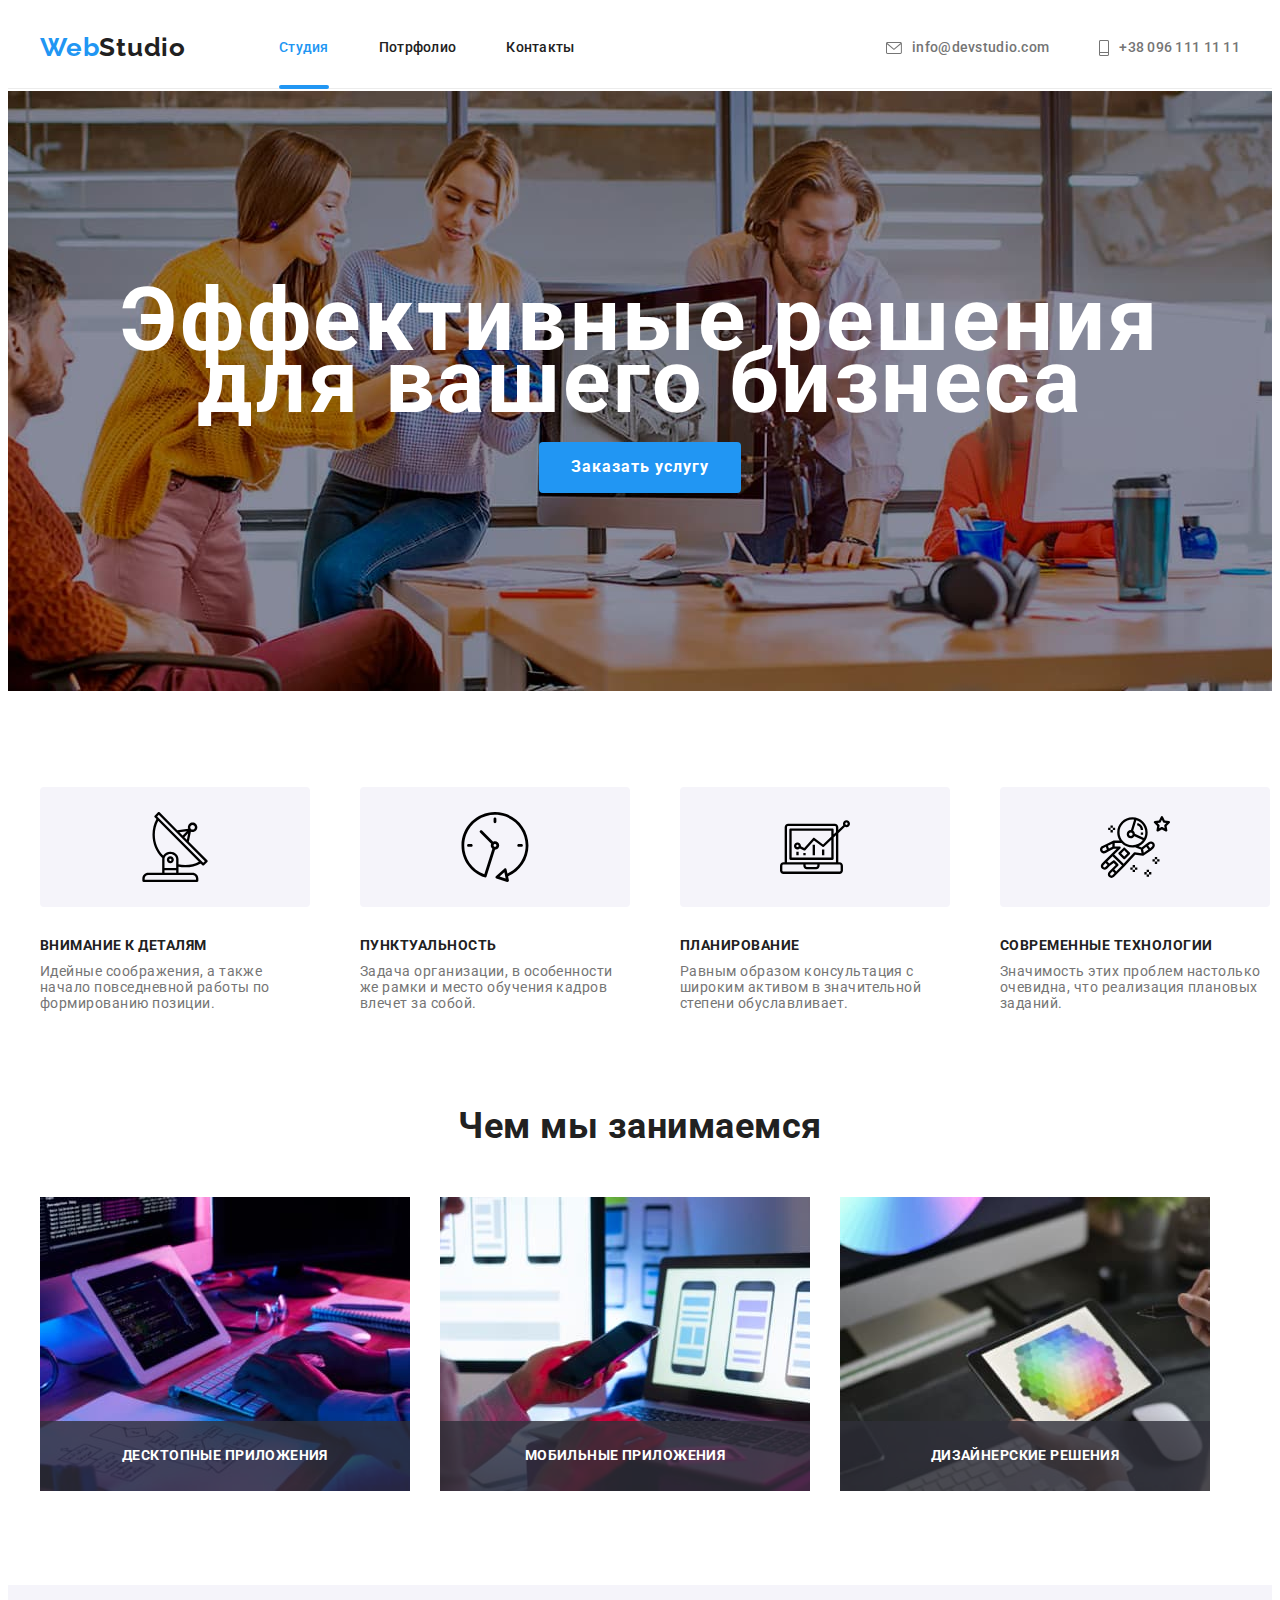
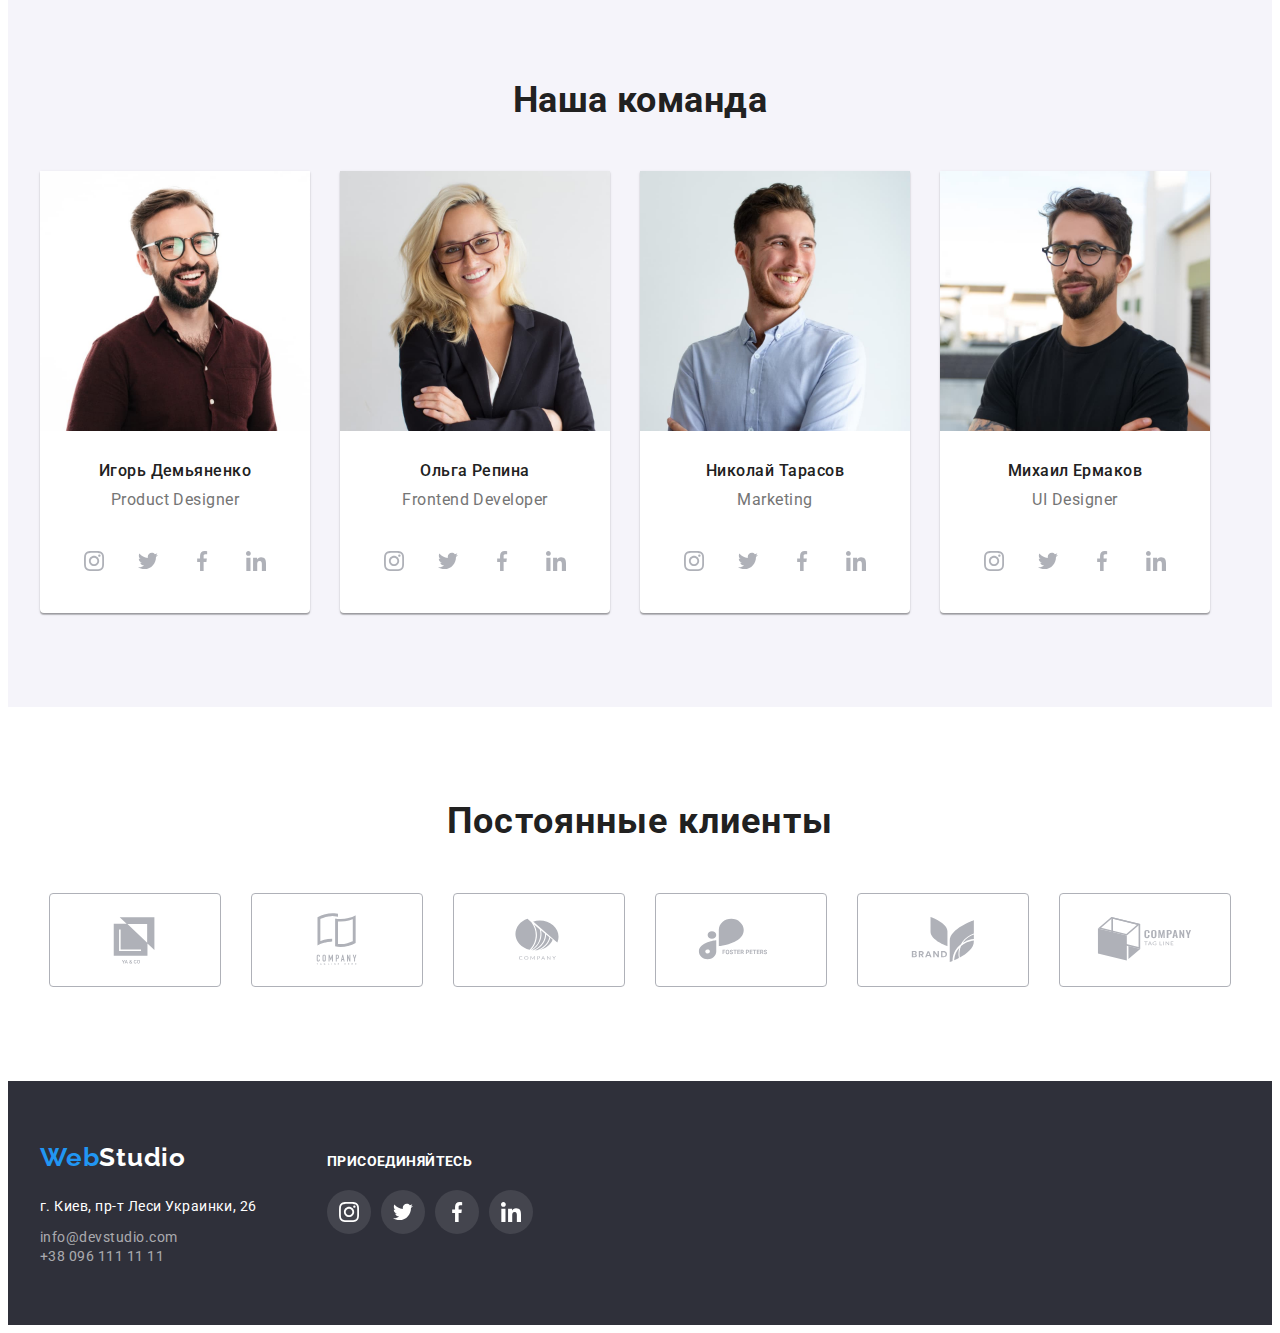
<file: index.html>
<!DOCTYPE html>
<html lang="en">

<head>
    <meta charset="UTF-8">
    <meta http-equiv="X-UA-Compatible" content="IE=edge">
    <meta name="viewport" content="width=device-width, initial-scale=1.0">
    <title>WebStudio</title>
    <link href="https://fonts.googleapis.com/css2?family=Raleway:wght@700&family=Roboto:wght@400;500;700&display=swap"
        rel="stylesheet">
    <link rel="stylesheet" href="https://cdnjs.cloudflare.com/ajax/libs/modern-normalize/1.1.0/modern-normalize.min.css"
        integrity="sha512-wpPYUAdjBVSE4KJnH1VR1HeZfpl1ub8YT/NKx4PuQ5NmX2tKuGu6U/JRp5y+Y8XG2tV+wKQpNHVUX03MfMFn9Q=="
        crossorigin="anonymous" referrerpolicy="no-referrer" />
    <link rel="stylesheet" href="./css/styles.css">

<body>


<!-- --------------МОДАЛКА--------------- -->
<div class="backdrop is-hidden" data-modal>
    <div class="modal">
        <button class="close-button" type="button" data-modal-close>&#10006</button>
    </div>
</div>


    <!-- Header -->
    <header class="page-header">
        <div class="container">
            <a class="logo logo-header" href="./index.html"><span class="blue-word">Web</span>Studio</a>

            <nav class="nav-links">
                <ul class="header-list list">
                    <li class="item">
                        <a class="header-nav-links links current" href="./index.html">Студия</a>
                    </li>
                    <li class="item">
                        <a class="header-nav-links" href="./portfolio.html">Потрфолио</a>
                    </li>
                    <li class="item">
                        <a class="header-nav-links" href="#">Контакты</a>
                    </li>
                </ul>
            </nav>

            <div class="contacts">
                <a class="contacts-links header-contacts-item" href="mailto:info@devstudio.com" class="my-e-mail">

                    <svg width="16" height="12" class="contacts-icon">
                        <use href="./sprites.svg#icon-letter"></use>
                    </svg>

                    info@devstudio.com

                </a>
                <a class="contacts-links header-contacts-item" href="tel:+38-096-111-11-11" class="my-cell-number">

                    <svg width="10" height="16" class="contacts-icon">
                        <use href="./sprites.svg#icon-phone"></use>
                    </svg>

                    +38 096 111 11 11</a>
            </div>
        </div>

    </header>

    <!-- Main content -->
    <main>
        <!-- ----ТИПУ-ГЕРОЙ---- -->
        <section class="header">
            <div class="container">
                <h1 class="header-title">
                    Эффективные решения <br> для вашего бизнеса
                </h1>

                <!-- КНОПКА-ГЕРОЙ -->
                <button type="button" class="alpha-button" data-modal-open>Заказать услугу</button>
        </section>

        <!-- ОСОБЕННОСТИ -->
        <section class="features">

            <div class="container">
                <ul class="features-list list">
                    <li class="featured-lits-item">

                        <div class="features-container">
                            <svg width="70" height="70" class="features-icon">
                                <use href="./sprites.svg#icon-antenna"></use>
                            </svg>
                        </div>

                        <h3 class="features-subtitle">Внимание к деталям</h3>
                        <p class="features-text">Идейные соображения, а также начало повседневной работы по формированию
                            позиции.</p>
                    </li>
                    <li class="featured-lits-item">

                        <div class="features-container">
                            <svg width="70" height="70" class="features-icon">
                                <use href="./sprites.svg#icon-clock"></use>
                            </svg>
                        </div>

                        <h3 class="features-subtitle">Пунктуальность</h3>
                        <p class="features-text">Задача организации, в особенности же рамки и место обучения кадров
                            влечет за
                            собой.</p>
                    </li>
                    <li class="featured-lits-item">

                        <div class="features-container">
                            <svg width="70" height="70" class="features-icon">
                                <use href="./sprites.svg#icon-diagram"></use>
                            </svg>
                        </div>

                        <h3 class="features-subtitle">Планирование</h3>
                        <p class="features-text">Равным образом консультация с широким активом в значительной степени
                            обуславливает.</p>
                    </li>
                    <li class="featured-lits-item">

                        <div class="features-container">
                            <svg width="70" height="70" class="features-icon">
                                <use href="./sprites.svg#icon-astronaut"></use>
                            </svg>
                        </div>

                        <h3 class="features-subtitle">Современные технологии</h3>
                        <p class="features-text">Значимость этих проблем настолько очевидна, что реализация плановых
                            заданий.
                        </p>
                    </li>
                </ul>

            </div>
            </div>

        </section>

        <!-- ЧЕМ МЫ ЗАНИМАЕМСЯ -->
        <section class="works">
            <h2 class="works-header">
                Чем мы занимаемся
            </h2>
            <div class="container">
                <ul class="works-list list">
                    <li class="works-list-item">
                        <img src="images/box-1.JPG" alt="ipad with keyboard" width="370" height="294">

                        <div class="works-slogan">

                            <h3 class="works-subtitle">Десктопные приложения</h3>

                        </div>
                        
                    </li>
                    <li class="works-list-item">
                        <img src="images/box-2.JPG" alt="laptop" width="370" height="294">

                        <div class="works-slogan">

                            <h3 class="works-subtitle">Мобильные приложения</h3>

                        </div>

                    </li>
                    <li class="works-list-item">
                        <img src="images/box-3.JPG" alt="ipad" width="370" height="294">

                        <div class="works-slogan">

                            <h3 class="works-subtitle">Дизайнерские решения</h3>

                        </div>

                    </li>
                </ul>
            </div>
        </section>

        <!--НАША КОМАНДА -->
        <section class="team">
            <h2 class="team-header">
                Наша команда
            </h2>

            <div class="container">
                <ul class="team-list list">

                    <li class="team-list-item">
                        <div class="team-item">
                            <img src="images/igor-demyanenko.JPG" alt="Игорь Демьяненко Product Designer" width="270"
                                height="260">

                            <h3 class="team-subtitle">Игорь Демьяненко</h3>

                            <p class="team-text">Product Designer</p>

                            <ul class="socia-list list">

                                <li class="social-items">

                                    <a href="#" class="team-social-link">

                                        <svg width="20" height="20" class="team-icons">
                                            <use href="./sprites.svg#icon-instagram"></use>
                                        </svg>

                                    </a>

                                </li>

                                <li class="social-items">

                                    <a href="#" class="team-social-link">

                                        <svg width="20" height="20" class="team-icons">
                                            <use href="./sprites.svg#icon-twitter"></use>
                                        </svg>

                                    </a>

                                </li>

                                <li class="social-items">

                                    <a href="#" class="team-social-link">

                                        <svg width="20" height="20" class="team-icons">
                                            <use href="./sprites.svg#icon-facebook"></use>
                                        </svg>

                                    </a>

                                </li>

                                <li class="social-items">

                                    <a href="#" class="team-social-link">

                                        <svg width="20" height="20" class="team-icons">
                                            <use href="./sprites.svg#icon-linkedin"></use>
                                        </svg>

                                    </a>

                                </li>

                            </ul>

                        </div>
                    </li>
                    <li class="team-list-item">

                        <div class="team-item">
                            <img src="images/olga-repina.JPG" alt="Ольга Репина Frontend Developer" width="270"
                                height="260">

                            <h3 class="team-subtitle">Ольга Репина</h3>

                            <p class="team-text">Frontend Developer</p>

                            <ul class="socia-list list">

                                <li class="social-items">

                                    <a href="#" class="team-social-link">

                                        <svg width="20" height="20" class="team-icons">
                                            <use href="./sprites.svg#icon-instagram"></use>
                                        </svg>

                                    </a>

                                </li>

                                <li class="social-items">

                                    <a href="#" class="team-social-link">

                                        <svg width="20" height="20" class="team-icons">
                                            <use href="./sprites.svg#icon-twitter"></use>
                                        </svg>

                                    </a>

                                </li>

                                <li class="social-items">

                                    <a href="#" class="team-social-link">

                                        <svg width="20" height="20" class="team-icons">
                                            <use href="./sprites.svg#icon-facebook"></use>
                                        </svg>

                                    </a>

                                </li>

                                <li class="social-items">

                                    <a href="#" class="team-social-link">

                                        <svg width="20" height="20" class="team-icons">
                                            <use href="./sprites.svg#icon-linkedin"></use>
                                        </svg>

                                    </a>

                                </li>

                            </ul>

                        </div>

                    </li>
                    <li class="team-list-item">

                        <div class="team-item">
                            <img src="images/nikolay-tarasov.JPG" alt="Николай Тарасов Marketing" width="270"
                                height="260">

                            <h3 class="team-subtitle">Николай Тарасов</h3>

                            <p class="team-text">Marketing</p>

                            <ul class="socia-list list">

                                <li class="social-items">

                                    <a href="#" class="team-social-link">

                                        <svg width="20" height="20" class="team-icons">
                                            <use href="./sprites.svg#icon-instagram"></use>
                                        </svg>

                                    </a>

                                </li>

                                <li class="social-items">

                                    <a href="#" class="team-social-link">

                                        <svg width="20" height="20" class="team-icons">
                                            <use href="./sprites.svg#icon-twitter"></use>
                                        </svg>

                                    </a>

                                </li>

                                <li class="social-items">

                                    <a href="#" class="team-social-link">

                                        <svg width="20" height="20" class="team-icons">
                                            <use href="./sprites.svg#icon-facebook"></use>
                                        </svg>

                                    </a>

                                </li>

                                <li class="social-items">

                                    <a href="#" class="team-social-link">

                                        <svg width="20" height="20" class="team-icons">
                                            <use href="./sprites.svg#icon-linkedin"></use>
                                        </svg>

                                    </a>

                                </li>

                            </ul>

                        </div>

                    </li>
                    <li class="team-list-item">

                        <div class="team-item">
                            <img src="images/mikhail-ermakov.JPG" alt="Михаил Ермаков UI Designer" width="270"
                                height="260">

                            <h3 class="team-subtitle">Михаил Ермаков</h3>

                            <p class="team-text">UI Designer</p>

                            <ul class="socia-list list">

                                <li class="social-items">

                                    <a href="#" class="team-social-link">

                                        <svg width="20" height="20" class="team-icons">
                                            <use href="./sprites.svg#icon-instagram"></use>
                                        </svg>

                                    </a>

                                </li>

                                <li class="social-items">

                                    <a href="#" class="team-social-link">

                                        <svg width="20" height="20" class="team-icons">
                                            <use href="./sprites.svg#icon-twitter"></use>
                                        </svg>

                                    </a>

                                </li>

                                <li class="social-items">

                                    <a href="#" class="team-social-link">

                                        <svg width="20" height="20" class="team-icons">
                                            <use href="./sprites.svg#icon-facebook"></use>
                                        </svg>

                                    </a>

                                </li>

                                <li class="social-items">

                                    <a href="#" class="team-social-link">

                                        <svg width="20" height="20" class="team-icons">
                                            <use href="./sprites.svg#icon-linkedin"></use>
                                        </svg>

                                    </a>

                                </li>

                            </ul>

                        </div>

                    </li>
                </ul>
            </div>

        </section>


        <!------------ НАШЫ-КЛИЕНТЫ ---------------->
        <section class="clients">
            <div class="container">

                <h3 class="clients-header">
                    Постоянные клиенты
                </h3>

                <ul class="clients-list list">

                    <li class="clients-list-item">

                        <a href="#" class="clients-link">

                            <svg width="106" height="60" class="clients-icon">
                                <use href="./sprites.svg#icon-logo-1"></use>
                            </svg>

                        </a>

                    </li>

                    <ul class="clients-list list">

                        <li class="clients-list-item">

                            <a href="#" class="clients-link">

                                <svg width="106" height="60" class="clients-icon">
                                    <use href="./sprites.svg#icon-logo-2"></use>
                                </svg>

                            </a>

                        </li>

                        <ul class="clients-list list">

                            <li class="clients-list-item">

                                <a href="#" class="clients-link">

                                    <svg width="106" height="60" class="clients-icon">
                                        <use href="./sprites.svg#icon-logo-3"></use>
                                    </svg>

                                </a>

                            </li>

                            <ul class="clients-list list">

                                <li class="clients-list-item">

                                    <a href="#" class="clients-link">

                                        <svg width="106" height="60" class="clients-icon">
                                            <use href="./sprites.svg#icon-logo-4"></use>
                                        </svg>

                                    </a>

                                </li>

                                <ul class="clients-list list">

                                    <li class="clients-list-item">

                                        <a href="#" class="clients-link">

                                            <svg width="106" height="60" class="clients-icon">
                                                <use href="./sprites.svg#icon-logo-5"></use>
                                            </svg>

                                        </a>

                                    </li>

                                    <ul class="clients-list list">

                                        <li class="clients-list-item">

                                            <a href="#" class="clients-link">

                                                <svg width="106" height="60" class="clients-icon">
                                                    <use href="./sprites.svg#icon-logo-6"></use>
                                                </svg>

                                            </a>

                                        </li>

                                    </ul>
            </div>
        </section>

    </main>

    <!-- Footer -->
    <footer class="footer">

        <div class="container">
            <div class="footer-items">
                <div class="footer-logo">
                <a class="logo" href="./index.html"><span class="blue-word">Web</span><span
                        class="white-word">Studio</span></a>

                <address class="address">
                    г. Киев, пр-т Леси Украинки, 26
                </address>

                <div class="contacts-footer">
                    <a class="footer-links" href="mailto:info@devstudio.com"
                        class="my-e-mail">info@devstudio.com</a><br>
                    <a class="footer-links" href="tel:+38-096-111-11-11" class="my-cell-number">+38 096 111 11 11</a>
                </div>
                </div>

                <div class="join">

                    <h3 class="footer-supheader">присоединяйтесь</h3>
                    
                    <ul class="footer-social-list list">
                    
                        <li class="footer-social-item">
                    
                            <a href="#" class="footer-social-link">
                                <svg width="20" height="20" class="footer-icons">
                                    <use href="./sprites.svg#icon-instagram"></use>
                                </svg>
                            </a>
                    
                        </li>
                    
                        <li class="footer-social-item">
                    
                            <a href="#" class="footer-social-link">
                                <svg width="20" height="20" class="footer-icons">
                                    <use href="./sprites.svg#icon-twitter"></use>
                                </svg>
                            </a>
                    
                        </li>
                    
                        <li class="footer-social-item">
                    
                            <a href="#" class="footer-social-link">
                                <svg width="20" height="20" class="footer-icons">
                                    <use href="./sprites.svg#icon-facebook"></use>
                                </svg>
                            </a>
                    
                        </li>
                    
                        <li class="footer-social-item">
                    
                            <a href="#" class="footer-social-link">
                                <svg width="20" height="20" class="footer-icons">
                                    <use href="./sprites.svg#icon-linkedin"></use>
                                </svg>
                            </a>
                    
                        </li>
                    
                    </ul>
                </div>

            </div>
        </div>
    </footer>

    <script src="./js/modal.js"></script>

</body>

</html>
</file>
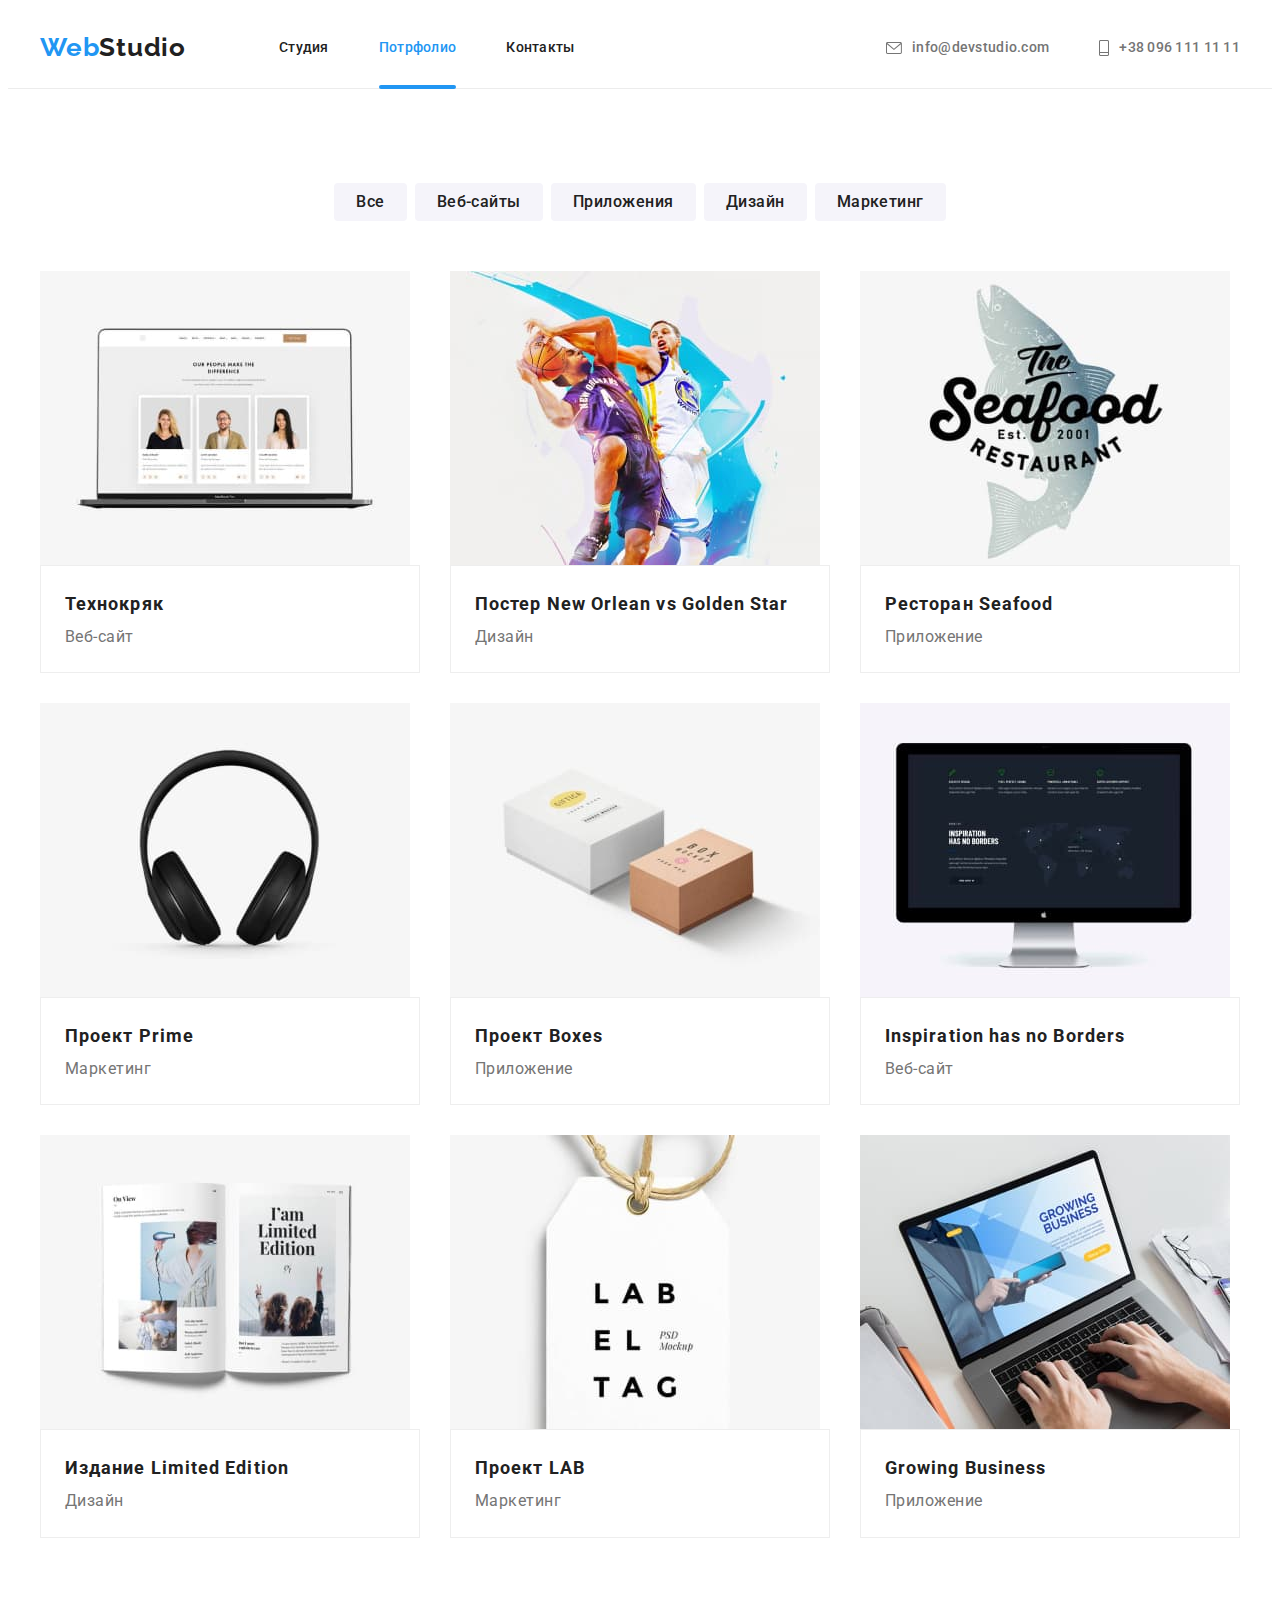
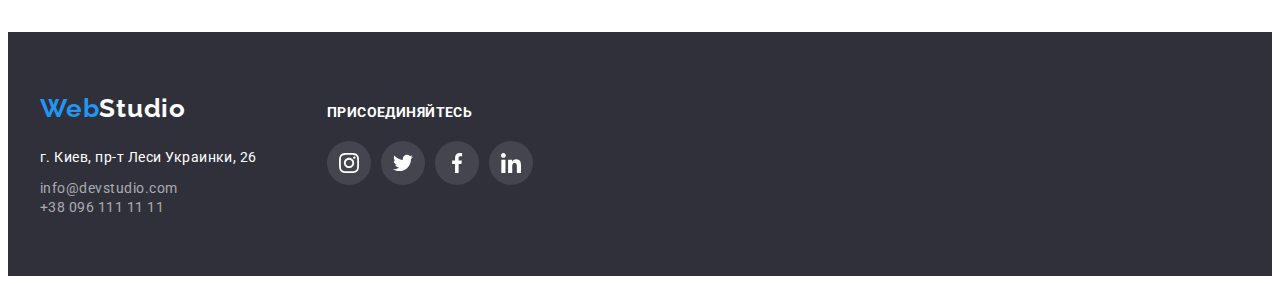
<file: portfolio.html>
<!DOCTYPE html>
<html lang="en">
<head>
    <meta charset="UTF-8">
    <meta http-equiv="X-UA-Compatible" content="IE=edge">
    <meta name="viewport" content="width=device-width, initial-scale=1.0">
    <title>WebStudio</title>
    <link href="https://fonts.googleapis.com/css2?family=Raleway:wght@700&family=Roboto:wght@400;500;700&display=swap" rel="stylesheet">
    <link rel="stylesheet" href="https://cdnjs.cloudflare.com/ajax/libs/modern-normalize/1.1.0/modern-normalize.min.css" integrity="sha512-wpPYUAdjBVSE4KJnH1VR1HeZfpl1ub8YT/NKx4PuQ5NmX2tKuGu6U/JRp5y+Y8XG2tV+wKQpNHVUX03MfMFn9Q==" crossorigin="anonymous" referrerpolicy="no-referrer" />
    <link rel="stylesheet" href="./css/styles.css">
<body>
    <!-- Header -->
    <header class="page-header">
        <div class="container">
            <a class="logo logo-header" href="./index.html"><span class="blue-word">Web</span>Studio</a>

            <nav class="nav-links">
                <ul class="header-list list">
                    <li class="item">
                        <a class="header-nav-links links" href="./index.html">Студия</a>
                    </li>
                    <li class="item">
                        <a class="header-nav-links links current" href="./portfolio.html">Потрфолио</a>
                    </li>
                    <li class="item">
                        <a class="header-nav-links" href="#">Контакты</a>
                    </li>
                </ul>
            </nav>

            <div class="contacts">
                <a class="contacts-links header-contacts-item" href="mailto:info@devstudio.com" class="my-e-mail">

                    <svg width="16" height="12" class="contacts-icon">
                        <use href="./sprites.svg#icon-letter"></use>
                    </svg>

                    info@devstudio.com

                </a>
                <a class="contacts-links header-contacts-item" href="tel:+38-096-111-11-11" class="my-cell-number">

                    <svg width="10" height="16" class="contacts-icon">
                        <use href="./sprites.svg#icon-phone"></use>
                    </svg>

                    +38 096 111 11 11</a>
            </div>
        </div>

    </header>

    <!-- Main content -->

    <main>
        <!-- Buttons -->
<div class="filter">
    <div class="container">
        <ul class="filter-list list">
            <li class="filter-list-item">
                <button type="button" class="filter-button">Все</button>
            </li>

            <li class="filter-list-item">
                <button type="button" class="filter-button">Веб-сайты</button>
            </li>

            <li class="filter-list-item">
                <button type="button" class="filter-button">Приложения</button>
            </li>

            <li class="filter-list-item">
                <button type="button" class="filter-button">Дизайн</button>
            </li>

            <li class="filter-list-item">
                <button type="button" class="filter-button">Маркетинг</button>
            </li>
        </ul>
    </div>

</div>
        

<!-- СПИСОК ПРОЕКТІВ -->
<section class="projects">

    <div class="container">

        <ul class="projects-list list">

            <li class="projects-lits-item" >


                <a href="">

                    <div class="project-deck">

                        <img src="./images/techno-cryck.jpg" alt="Технокряк" width="370" height="294">
    
                        <p class="deck-text">
                            Технокряк это современная площадка распространения коронавируса. Компании используют эту платформу для цифрового шпионажа и атак на защищённые сервера конкурентов.
                        </p>
    
                    </div>

                    <div class="item-style">
                        <h3 class="projects-subtitle">Технокряк</h3>
                        <p class="projects-text">Веб-сайт</p>
                    </div>

                </a>

            </li>

            <li class="projects-lits-item" >


                <a href="">

                    <div class="project-deck">

                        <img src="./images/new-orlean.jpg" alt="Постер New Orlean vs Golden Star" width="370" height="294">
    
                        <p class="deck-text">
                            Технокряк это современная площадка распространения коронавируса. Компании используют эту платформу для цифрового шпионажа и атак на защищённые сервера конкурентов.
                        </p>
    
                    </div>

                    <div class="item-style">
                        <h3 class="projects-subtitle">Постер New Orlean vs Golden Star</h3>
                        <p class="projects-text">Дизайн</p>
                    </div>

                </a>

            </li>

            <li class="projects-lits-item" >


                <a href="">

                    <div class="project-deck">
                    
                        <img src="./images/seafood.jpg" alt="Ресторан Seafood" width="370" height="294">
    
                        <p class="deck-text">
                            Технокряк это современная площадка распространения коронавируса. Компании используют эту платформу для цифрового шпионажа и атак на защищённые сервера конкурентов.
                        </p>
    
                    </div>

                    <div class="item-style">
                        <h3 class="projects-subtitle">Ресторан Seafood</h3>
                        <p class="projects-text">Приложение</p>
                    </div>

                </a>

            </li>

            <li class="projects-lits-item" >

                <a href="">

                    <div class="project-deck">

                        <img src="./images/project-prime.jpg" alt="Проект Prime" width="370" height="294">
    
                        <p class="deck-text">
                            Технокряк это современная площадка распространения коронавируса. Компании используют эту платформу для цифрового шпионажа и атак на защищённые сервера конкурентов.
                        </p>
    
                    </div>

                    <div class="item-style">
                        <h3 class="projects-subtitle">Проект Prime</h3>
                        <p class="projects-text">Маркетинг</p>
                    </div>

                </a>

            </li>

            <li class="projects-lits-item">


                <a href="">

                    <div class="project-deck">

                        <img src="./images/project-boxes.jpg" alt="Проект Boxes" width="370" height="294">
    
                        <p class="deck-text">
                            Технокряк это современная площадка распространения коронавируса. Компании используют эту платформу для цифрового шпионажа и атак на защищённые сервера конкурентов.
                        </p>
    
                    </div>

                    <div class="item-style">
                        <h3 class="projects-subtitle">Проект Boxes</h3>
                        <p class="projects-text">Приложение</p>
                    </div>

                </a>

            </li>
 
            <li class="projects-lits-item" >

                <a href="">
                    
                    <div class="project-deck">

                        <img src="./images/no-borders.jpg" alt="Inspiration has no Borders" width="370" height="294">
    
                        <p class="deck-text">
                            Технокряк это современная площадка распространения коронавируса. Компании используют эту платформу для цифрового шпионажа и атак на защищённые сервера конкурентов.
                        </p>
    
                    </div>

                    <div class="item-style">
                        <h3 class="projects-subtitle">Inspiration has no Borders</h3>
                        <p class="projects-text">Веб-сайт</p>
                    </div>

                </a>

            </li>

            <li class="projects-lits-item" >


                <a href="">

                    <div class="project-deck">

                        <img src="./images/limited-edition.jpg" alt="Издание Limited Edition" width="370" height="294">
    
                        <p class="deck-text">
                            Технокряк это современная площадка распространения коронавируса. Компании используют эту платформу для цифрового шпионажа и атак на защищённые сервера конкурентов.
                        </p>
    
                    </div>    

                    <div class="item-style">
                        <h3 class="projects-subtitle">Издание Limited Edition</h3>
                        <p class="projects-text">Дизайн</p>
                    </div>

                </a>

            </li>

            <li class="projects-lits-item">

                <a href="">
                    
                    <div class="project-deck">

                        <img src="./images/project-lab.jpg" alt="Проект LAB" width="370" height="294">
    
                        <p class="deck-text">
                            Технокряк это современная площадка распространения коронавируса. Компании используют эту платформу для цифрового шпионажа и атак на защищённые сервера конкурентов.
                        </p>
    
                    </div>

                    <div class="item-style">
                        <h3 class="projects-subtitle">Проект LAB</h3>
                        <p class="projects-text">Маркетинг</p>
                    </div>

                </a>

            </li>

            <li class="projects-lits-item" >

                <a href="">

                    <div class="project-deck">

                        <img src="./images/growing-business.jpg" alt="Growing Business" width="370" height="294">
    
                        <p class="deck-text">
                            Технокряк это современная площадка распространения коронавируса. Компании используют эту платформу для цифрового шпионажа и атак на защищённые сервера конкурентов.
                        </p>
    
                    </div>

                    <div class="item-style">
                        <h3 class="projects-subtitle">Growing Business</h3>
                        <p class="projects-text">Приложение</p>
                    </div>

                </a>

            </li>
        </ul>
    </div>

</section>

</main>

<!-- Footer -->
<footer class="footer">

    <div class="container">
        <div class="footer-items">
            <div class="footer-logo">
            <a class="logo" href="./index.html"><span class="blue-word">Web</span><span
                    class="white-word">Studio</span></a>

            <address class="address">
                г. Киев, пр-т Леси Украинки, 26
            </address>

            <div class="contacts-footer">
                <a class="footer-links" href="mailto:info@devstudio.com"
                    class="my-e-mail">info@devstudio.com</a><br>
                <a class="footer-links" href="tel:+38-096-111-11-11" class="my-cell-number">+38 096 111 11 11</a>
            </div>
            </div>

            <div class="join">

                <h3 class="footer-supheader">присоединяйтесь</h3>
                
                <ul class="footer-social-list list">
                
                    <li class="footer-social-item">
                
                        <a href="#" class="footer-social-link">
                            <svg width="20" height="20" class="footer-icons">
                                <use href="./sprites.svg#icon-instagram"></use>
                            </svg>
                        </a>
                
                    </li>
                
                    <li class="footer-social-item">
                
                        <a href="#" class="footer-social-link">
                            <svg width="20" height="20" class="footer-icons">
                                <use href="./sprites.svg#icon-twitter"></use>
                            </svg>
                        </a>
                
                    </li>
                
                    <li class="footer-social-item">
                
                        <a href="#" class="footer-social-link">
                            <svg width="20" height="20" class="footer-icons">
                                <use href="./sprites.svg#icon-facebook"></use>
                            </svg>
                        </a>
                
                    </li>
                
                    <li class="footer-social-item">
                
                        <a href="#" class="footer-social-link">
                            <svg width="20" height="20" class="footer-icons">
                                <use href="./sprites.svg#icon-linkedin"></use>
                            </svg>
                        </a>
                
                    </li>
                
                </ul>
            </div>

        </div>
    </div>
</footer>
</body>

</html>
</file>
<file: css/styles.css>
/* --base-color-black: #212121; */

/* --secondary-color-gray: #757575; */

/* --accent-color: #2196F3; */

/* --white: #FFFFFF; */

/* background-color: #E5E5E5; */

h1,
h2,
h3,
h4,
h5,
h6,
p {
  margin: 0px;
}

img {
  display: block;
}

:root {
  --base-color-black: #212121;

  --secondary-color-gray: #757575;

  --accent-color: #2196f3;

  --white: #ffffff;

  --project-list-gap: 30px;

  --animation: transition-duration:250ms, transition-timing-function:cubic-bezier(0.4, 0, 0.2, 1);
}

body {
  font-family: Roboto, sans-serif;
  letter-spacing: 0.03em;
  background-color: #ffffff;
  color: var(--base-color-black);
}

/* Общие классы */

.container {
  width: 1200px;
  padding-left: 15px;
  padding-right: 15px;

  margin: 0 auto;
}
.list {
  padding-left: 0px;
  margin: 0px;
  list-style-type: none;
}

.list a {
  text-decoration: none;
}


/* --------------МОДАЛКА---------- */

.backdrop {

  position: fixed;

  width: 100%;
  height: 100%;
  left: 0px;
  top: 0px;

  background: rgba(0, 0, 0, 0.2);

  z-index: 2;

}

.is-hidden {

  opacity: 0;

  pointer-events: none;

}

.modal {

  position: absolute;

  top:50%;
  left:50%;
  transform: translate(-50%, -50%);

  width: 528px;
  min-height: 581px;

  background: #FFFFFF;

  border-radius: 4px;

}

.close-button {

  position: absolute;
  top: 8px;
  right: 8px;

  width: 30px;
  height: 30px;

  border-radius: 50%;

  background: #FFFFFF;
  border: 1px solid rgba(0, 0, 0, 0.1);

  transition-duration: 250ms;
  transition-timing-function: cubic-bezier(0.4, 0, 0.2, 1);

}

.close-button:hover {

  color: var(--accent-color);

  cursor: pointer;

}

/* WebStudio colors */

.blue-word {
  color: var(--accent-color);
}

/* Header */

/* ----ЛОГО---- */

.page-header {
  border-bottom: 1px solid #ececec;
}

.page-header .container {
  display: flex;
}

.logo {
  font-family: Raleway, sans-serif;
  font-weight: 700;
  font-size: 26px;
  line-height: 1.3em;
  letter-spacing: 0.03em;

  text-decoration: none;

  color: var(--base-color-black);
}

.logo-header {
  display: flex;
  align-items: center;
}

/* ----НАВІГАЦІЯ---- */

.container .header-list {
  display: flex;
  align-items: center;
  margin-left: 93px;
}

.header-list .item {
  margin-right: 50px;
}

.header-list .item:last-child {
  margin-right: 0px;
}

.header-nav-links {
  display: block;
  padding-top: 32px;
  padding-bottom: 32px;
}

.nav-links a {
  font-weight: 500;
  font-size: 14px;
  line-height: 1.14em;
  letter-spacing: 0.02em;

  color: var(--base-color-black);
}

.list .links.current {
  color: var(--accent-color);
}

.nav-links :hover,
.nav-links :focus {
  transition-duration: 250ms;
  transition-timing-function: cubic-bezier(0.4, 0, 0.2, 1);

  color: var(--accent-color);
}

.header-nav-links {

  position: relative;

}

.list .links.current::after {

  content: "";

  display: block;

  position: absolute;

  left: 0;
  bottom: -1px;

  width: 100%;
  height: 4px;

  background: #2196F3;
  border-radius: 2px;

}

/* ----КОНТАКТИ ХЕДЕРА---- */

.contacts {
  display: flex;
  margin-left: auto;
  align-items: center;

  font-weight: 500;
  font-size: 14px;
  line-height: 1.14em;
  letter-spacing: 0.02em;

  transition-duration: 250ms;
  transition-timing-function: cubic-bezier(0.4, 0, 0.2, 1);
}

.contacts :hover,
.contacts :focus {

  color: var(--accent-color);
}

.contacts .header-contacts-item + .header-contacts-item {
  margin-left: 50px;
}

.contacts-links {
  display: flex;
  color: var(--secondary-color-gray);

  text-decoration: none;

  transition-duration: 250ms;
  transition-timing-function: cubic-bezier(0.4, 0, 0.2, 1);
}

.contacts-links:hover .contacts-icon {

  fill: #2196f3;

}

.contacts-icon {
  display: flex;
  margin-right: 10px;
  align-self: center;

  fill: #757575;
}

/*----ТИПУ-ГЕРОЙ---- */
.header {
  text-align: center;

  font-weight: 700;
  font-size: 44px;
  line-height: 1.4em;
  letter-spacing: 0.06em;

  color: var(--white);
  background-image: url(../images/header-image-copy.jpg);
  background-repeat: no-repeat;
  background-position: center;
}

.header-title {
  padding-top: 200px;
}

/* ----КНОПКА-ГЕРОЙ---- */
.alpha-button {
  text-align: center;
  padding: 10px 32px;
  margin-top: 30px;
  margin-bottom: 200px;

  font-family: inherit;

  background-color: var(--accent-color);
  color: var(--white);

  font-weight: 700;
  font-size: 16px;
  line-height: 1.9em;
  letter-spacing: 0.06em;
  
  border-radius: 4px;
  border: none;

  transition-duration: 250ms;
  transition-timing-function: cubic-bezier(0.4, 0, 0.2, 1);
}

.alpha-button:hover,
.alpha-button:focus {

  background: #2196F3;
  box-shadow: 0px 4px 4px rgba(0, 0, 0, 0.15);
  border-radius: 4px;

  cursor: pointer;

}

/* ---ОСОБЕННОСТИ---- */

.features-list {
  display: flex;
  padding-top: 94px;
}

.featured-lits-item:not(:last-child) {
  margin-right: 50px;
}

.features-container {
  display: flex;

  width: 270px;
  height: 120px;

  border-radius: 4px;

  background-color: #f5f4fa;
}

.features-icon {
  justify-content: center;
  margin: 25px 100px;
}

.features-subtitle {
  padding-top: 30px;
  padding-bottom: 10px;

  font-weight: 700;
  font-size: 14px;

  text-transform: uppercase;
}

.features-text {
  font-size: 14px;
  line-height: 1, 71em;

  color: var(--secondary-color-gray);
}

/* ----ЧЕМ МЫ ЗАНИМАЕМСЯ---- */

.works {
  padding-bottom: 94px;
}

.works-header {
  padding-top: 94px;
  text-align: center;

  font-weight: 700;
  font-size: 36px;
  line-height: 1, 16em;
}

.works-list {
  display: flex;
  padding-top: 50px;
}

.works-list-item {
  display: flex;
}

.works-list-item:not(:last-child) {
  margin-right: 30px;
}

.works-slogan {
  display: flex;
  justify-content: center;
  align-items: center;

  position: absolute;

  margin-top: 224px;

  width: 370px;
  height: 70px;

  background: rgba(47, 48, 58, 0.8);

  z-index: 0;

}

.works-subtitle {

  font-size: 14px;
  line-height: 1.14;
  text-align: center;
  letter-spacing: 0.03em;
  text-transform: uppercase;

  color: #FFFFFF;

}

/* ----НАША КОМАНДА---- */

.team {
  padding-bottom: 94px;

  background: #f5f4fa;
}

.team-header {

  padding-top: 94px;

  font-weight: 700;
  font-size: 36px;
  line-height: 1, 16em;
  text-align: center;
}

.team-list {

  display: flex;

}

.team-list-item {

  padding-top: 50px;
}

.team-list-item:not(:last-child) {
  margin-right: 30px;
}

.team-item {

  background-color: var(--white);

  border-radius: 0px 0px 4px 4px;

  box-shadow: 0px 1px 3px rgba(0, 0, 0, 0.12), 0px 1px 1px rgba(0, 0, 0, 0.14),
    0px 2px 1px rgba(0, 0, 0, 0.2);
}

.team-subtitle {

  padding-top: 30px;

  font-weight: 500;
  font-size: 16px;
  line-height: 1.2em;
  text-align: center;
}

.team-text {

  padding-top: 10px;
  padding-bottom: 30px;

  font-size: 16px;
  line-height: 1.2em;
  text-align: center;

  color: var(--secondary-color-gray);
}

.socia-list {

  display: flex;
  justify-content: center;
  align-items: center;

  padding-bottom: 30px;

}

.social-items:not(:last-child) {

  margin-right: 10px;

}

.team-social-link {

  display: flex;
  justify-content: center;
  align-items: center;

  width: 44px;
  height: 44px;

  border-radius: 50%;

  transition-duration: 250ms;
  transition-timing-function: cubic-bezier(0.4, 0, 0.2, 1);

}

.team-social-link:hover,
.team-social-link:focus {

  background-color: var(--accent-color);

}

.team-social-link:hover .team-icons,
.team-social-link:focus .team-icons {

  fill: var(--white);
}

.team-icons {

  transition-duration: 250ms;
  transition-timing-function: cubic-bezier(0.4, 0, 0.2, 1);

  fill: #afb1b8;

}

/*-------НАШЫ КЛИЕНТЫ-------- */

.clients-header {

  padding-top: 94px;

  font-size: 36px;
  line-height: 1.16;
  text-align: center;
  letter-spacing: 0.03em;

}

.clients-list {

  display: flex;
  justify-content: center;
  align-items: center;

}

.clients-list-item {

  padding-top: 50px;
  padding-bottom: 94px;

}

.clients-list-item:not(:last-child) {

  margin-right: 30px;

}

.clients-link {

  display: flex;

  border: 1px solid #afb1b8;
  border-radius: 4px;

  padding: 16px 32px;

  transition-duration: 250ms;
  transition-timing-function: cubic-bezier(0.4, 0, 0.2, 1);

}

.clients-link:hover,
.clients-link:focus {

  border: 1px solid var(--accent-color);
  border-radius: 4px;

}

.clients-link:hover .clients-icon,
.clients-link:focus .clients-icon {

  fill: var(--accent-color);

}

.clients-icon {

  fill: #afb1b8;

  transition-duration: 250ms;
  transition-timing-function: cubic-bezier(0.4, 0, 0.2, 1);

}

/* ----ТЬФУТЕР---- */

.footer {
  padding-top: 60px;

  background-color: #2f303a;
}

.footer-items {
  display: flex;
  align-items: baseline;
}

.white-word {
  color: var(--white);
}

.address {
  padding-top: 20px;

  font-style: normal;
  font-size: 14px;
  line-height: 1.7em;

  color: var(--white);
}

.contacts-footer {
  padding-top: 9px;
  padding-bottom: 60px;
}

.footer-links {
  font-weight: 400;
  font-size: 14px;
  line-height: 1.14em;

  color: rgba(255, 255, 255, 0.6);

  text-decoration: none;
}

.join {
  margin-left: 70px;
}

/* ----FOOTER-SOCIAL-SECTION---- */

.footer-supheader {
  font-size: 14px;
  line-height: 1.14;
  letter-spacing: 0.03em;
  text-transform: uppercase;

  color: var(--white);
}

.footer-social-list {
  display: flex;
  justify-content: start;
  align-items: center;
}

.footer-social-item {
  padding-top: 20px;
}

.footer-social-item:not(:last-child) {
  margin-right: 10px;
}

.footer-social-link {
  display: flex;
  justify-content: center;
  align-items: center;

  width: 44px;
  height: 44px;

  border-radius: 50%;

  background: rgba(255, 255, 255, 0.1);

  transition-duration: 250ms;
  transition-timing-function: cubic-bezier(0.4, 0, 0.2, 1);
  
}

.footer-social-link:hover,
.footer-social-link:focus {

  background-color: var(--accent-color);
}

.footer-icons {
  fill: var(--white);
}

/* ----PORTFOLIO---- */

.filter {
  padding-bottom: 50px;
}

.filter-list {
  display: flex;
  padding-top: 94px;
  justify-content: center;
}

.filter-list-item:not(:last-child) {
  margin-right: 8px;
}

.filter-button {
  padding: 6px 22px;

  font-family: inherit;

  background: #f5f4fa;
  color: var(--base-color-black);

  border-radius: 4px;
  border: none;

  font-weight: 500;
  font-size: 16px;
  line-height: 1.6em;
  letter-spacing: 0.03em;

  transition-duration: 250ms;
  transition-timing-function: cubic-bezier(0.4, 0, 0.2, 1);
}

.filter li :hover,
.filter li :focus {
  background: var(--accent-color);
  color: var(--white);
}

/* ----СПИСОК ПРОЕКТІВ---- */

.projects-list {
  display: flex;
  flex-wrap: wrap;

  padding-bottom: 94px;

  margin-left: calc(-1 * var(--project-list-gap));
  margin-top: calc(-1 * var(--project-list-gap));
}

.projects-lits-item {

  flex-basis: calc((100% / 3) - 30px);

  margin-left: var(--project-list-gap);
  margin-top: var(--project-list-gap);

  transition-duration: 250ms;
  transition-timing-function: cubic-bezier(0.4, 0, 0.2, 1);

}

.projects-lits-item:hover {
  box-shadow: 0px 1px 1px rgba(0, 0, 0, 0.12), 0px 4px 4px rgba(0, 0, 0, 0.06),
    1px 4px 6px rgba(0, 0, 0, 0.16);
}

.project-deck {

  position: relative;
  overflow: hidden;

}

.project-deck:hover .deck-text {

  transform: translateY(0);

}

.deck-text {

  position: absolute;
  top: 0;
  left: 0;
  width: 100%;
  height: 100%;

  padding: 63px 24px;

  transform: translateY(100%);
  transition: transform 250ms ease;

  background-color: rgba(33, 150, 243, 0.9);

  font-size: 18px;
  line-height: 1.56;
  letter-spacing: 0.03em;

  color: var(--white);

}

.item-style {
  padding: 20px 24px;
  border: 1px solid #eeeeee;
}

.projects-subtitle {
  font-weight: 700;
  font-size: 18px;
  line-height: 2em;
  letter-spacing: 0.06em;

  color: var(--base-color-black);
}

.projects-text {
  font-size: 16px;
  line-height: 1.9em;

  color: var(--secondary-color-gray);
}
</file>
